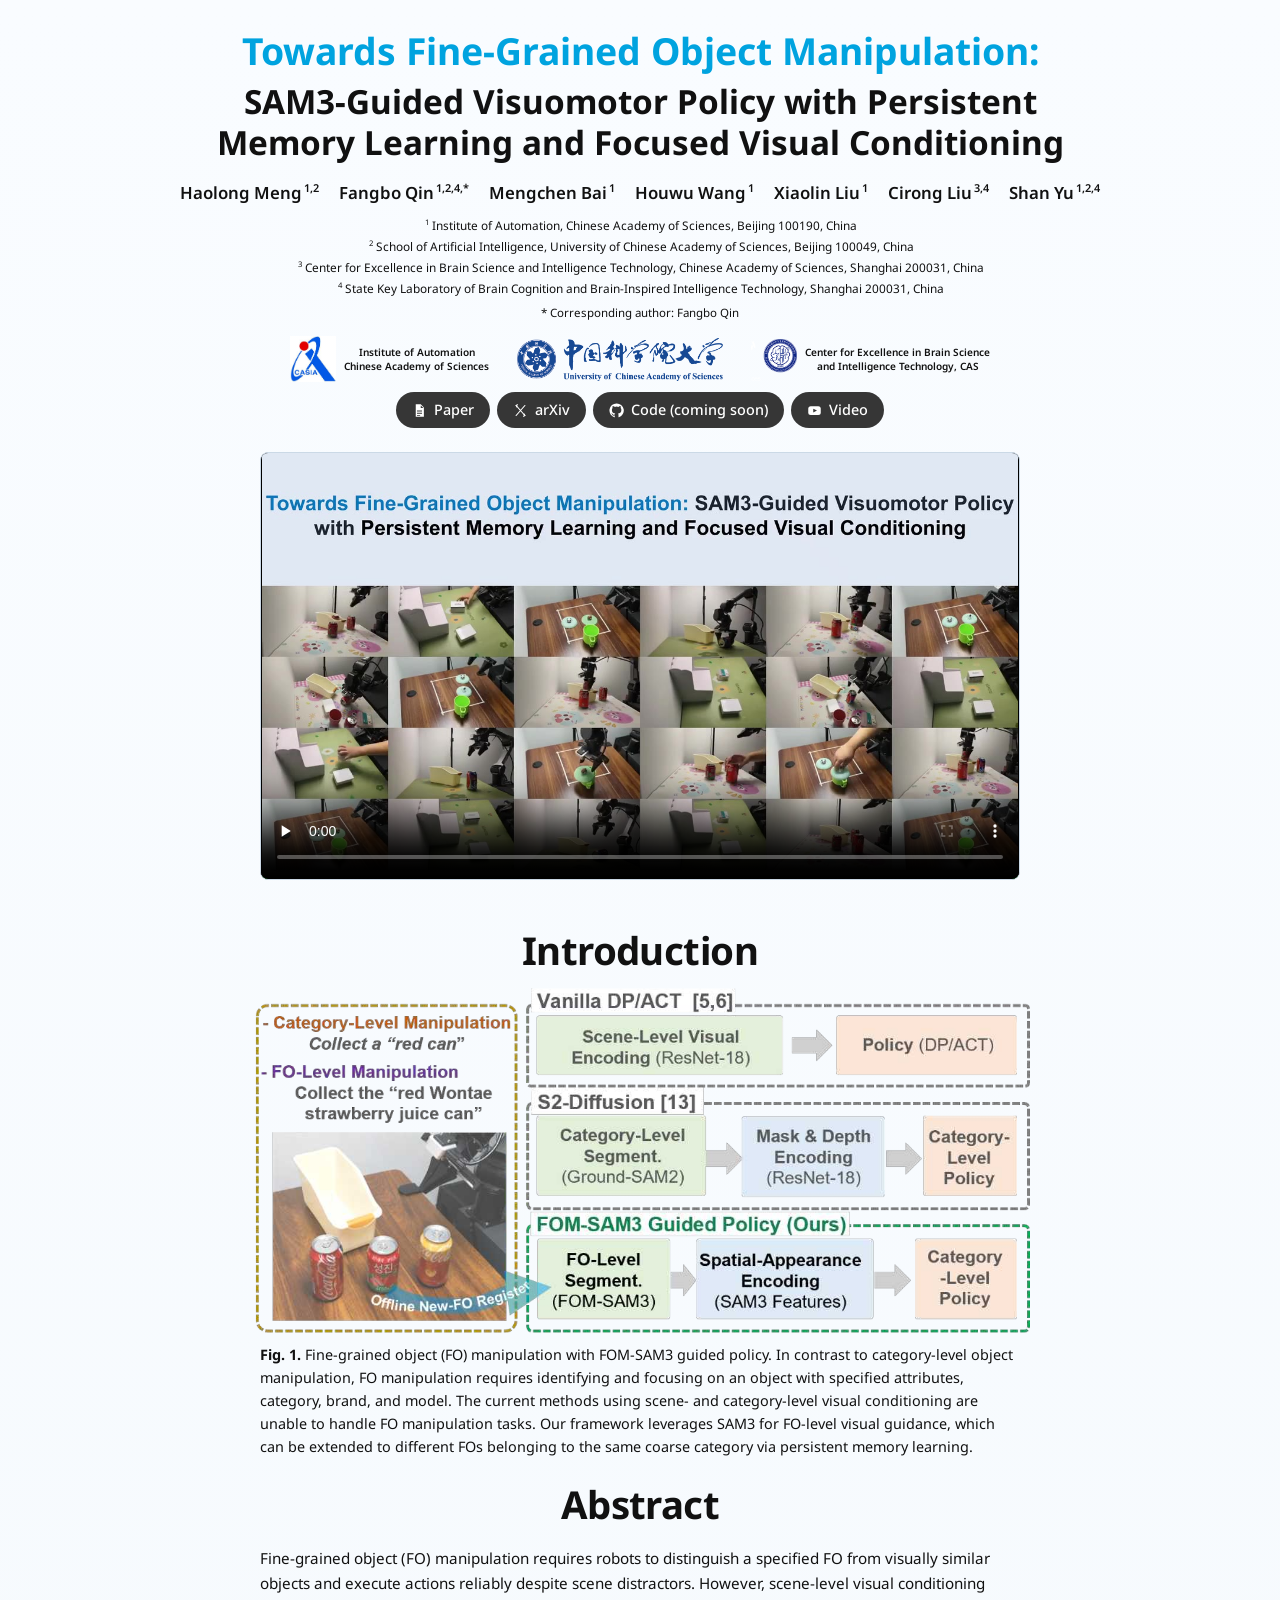
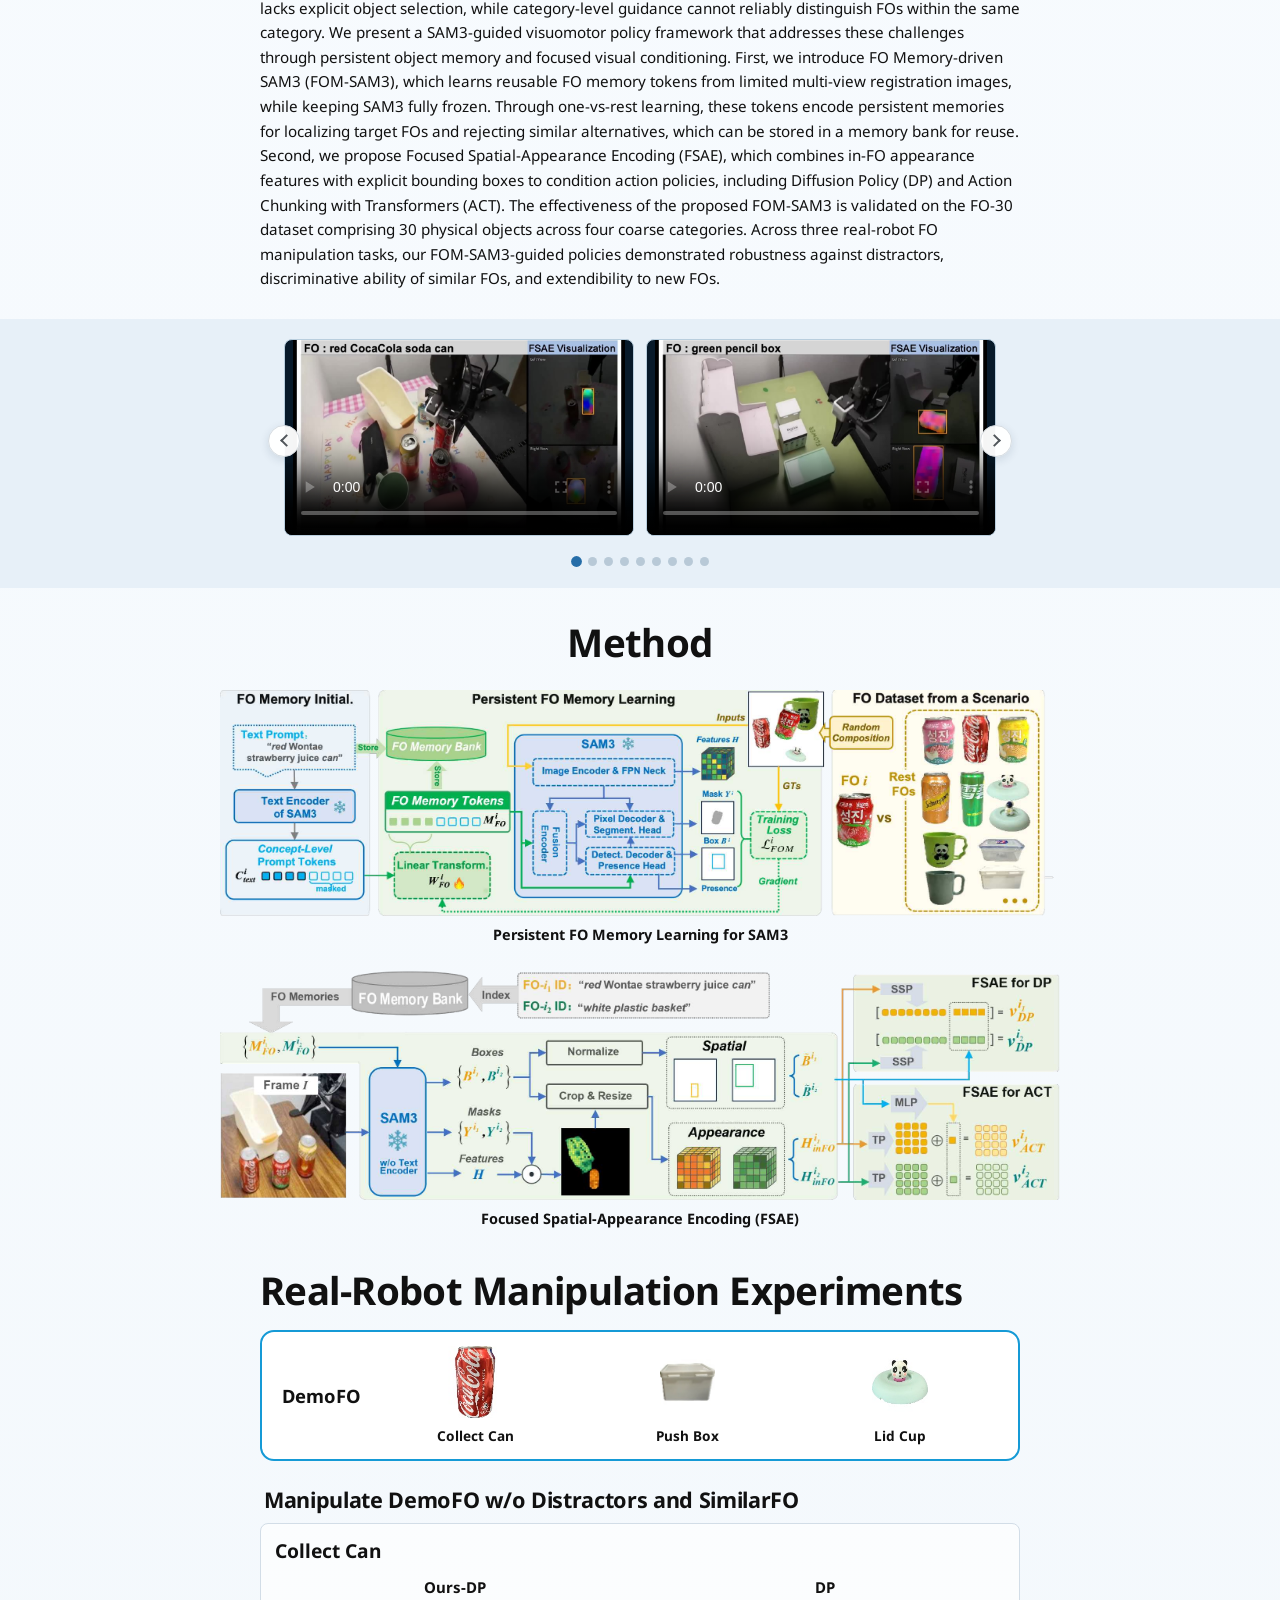
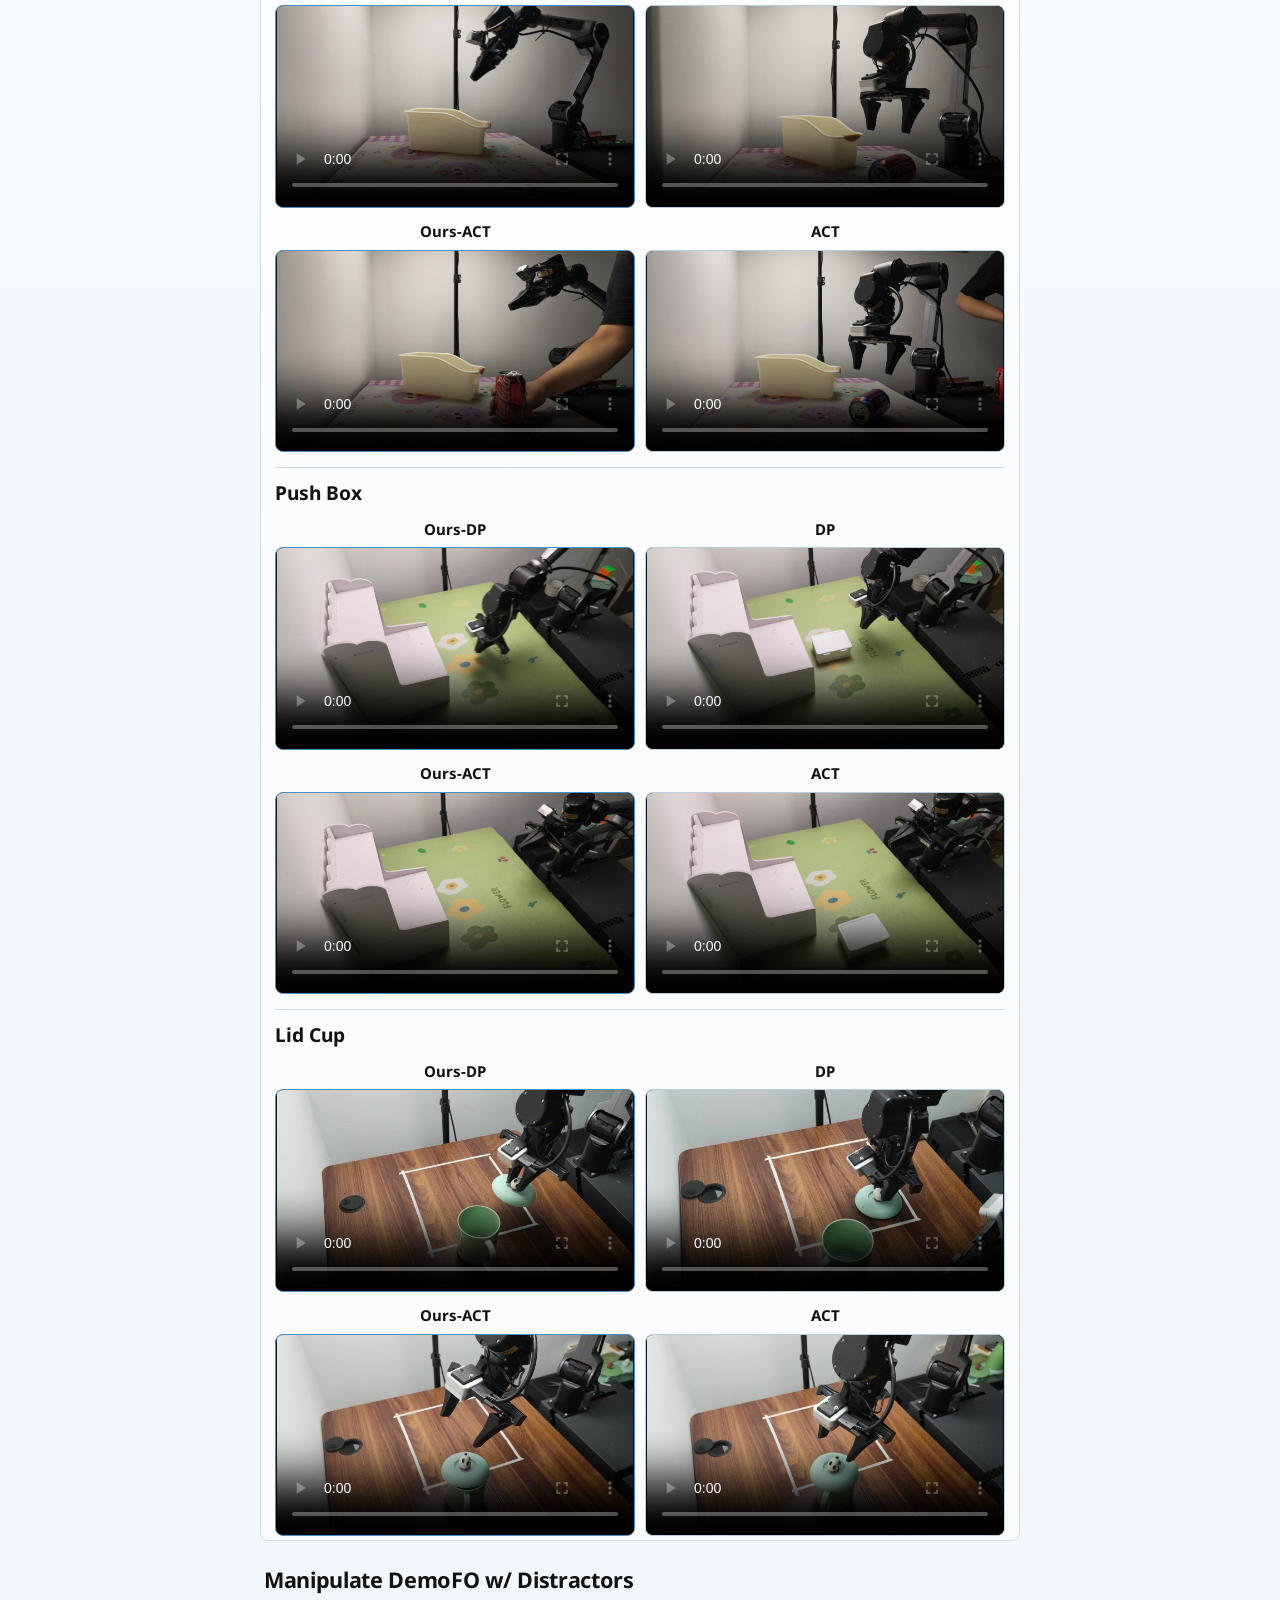
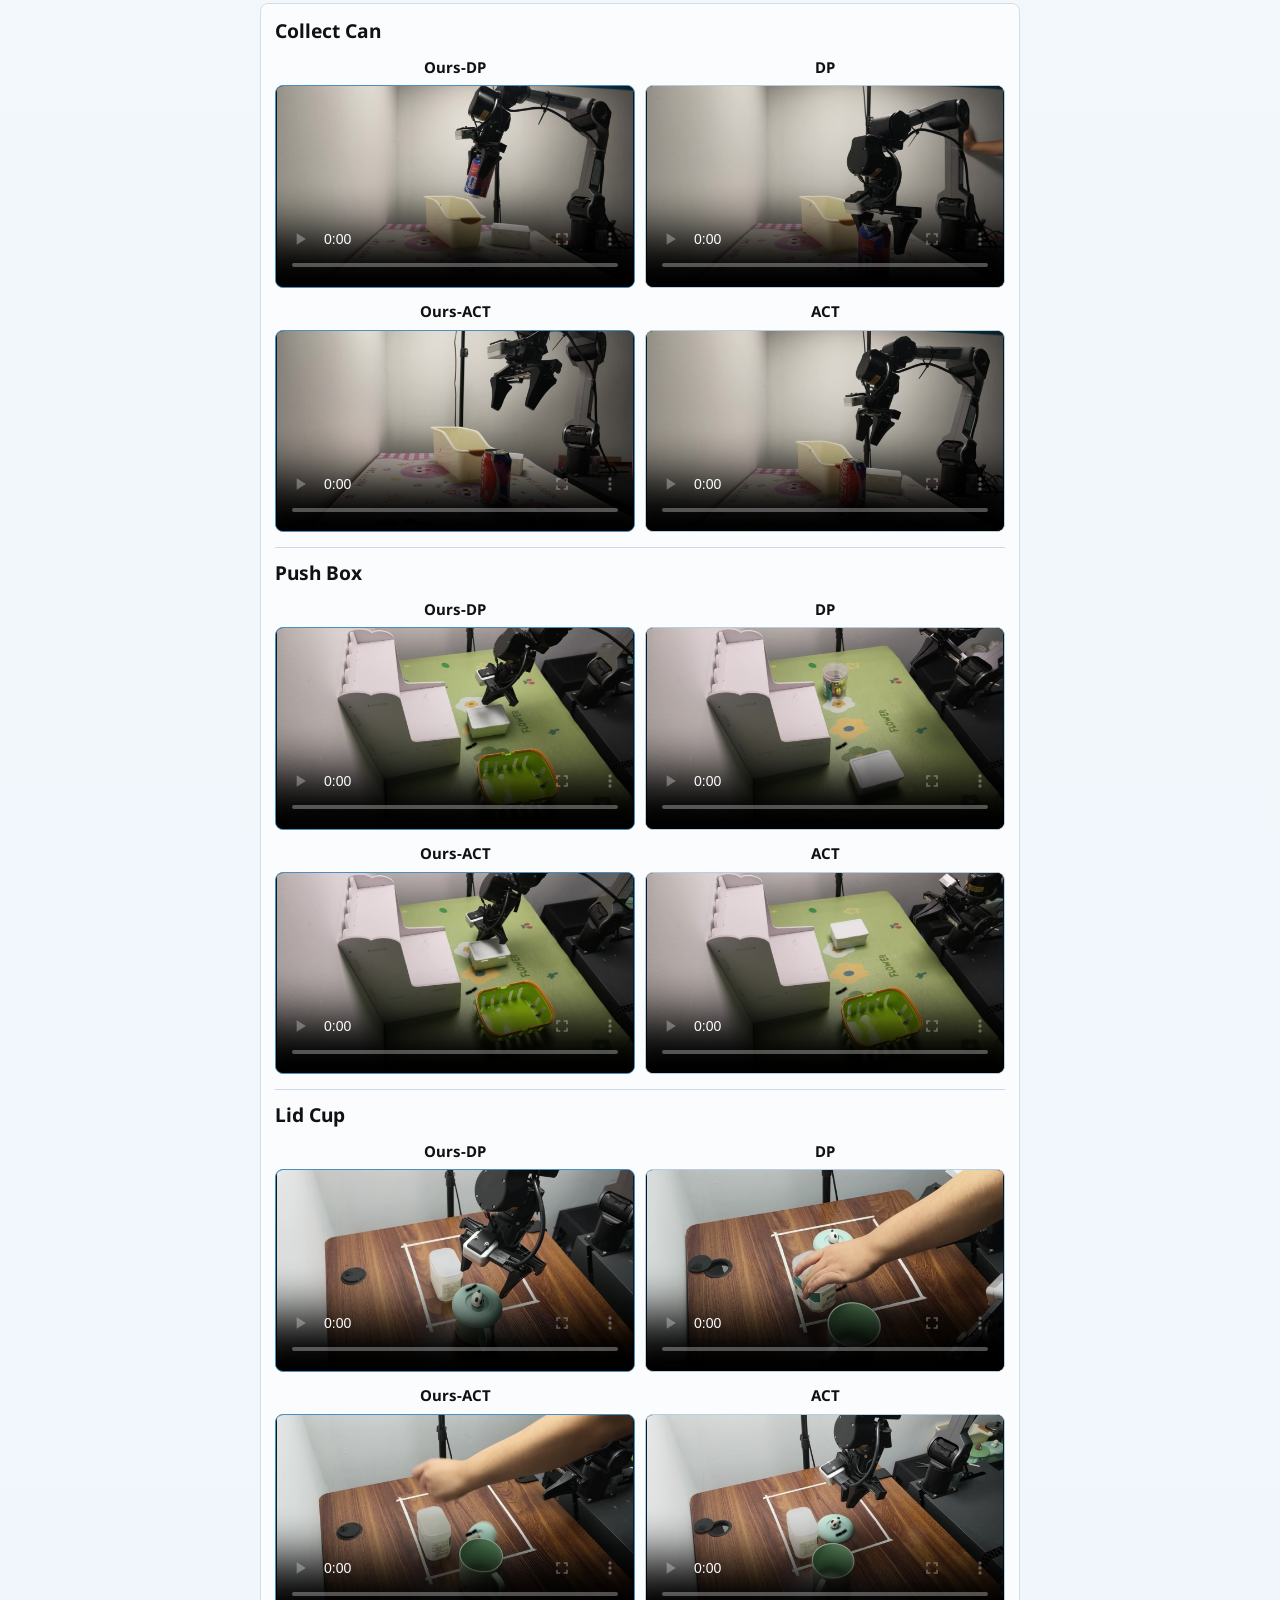
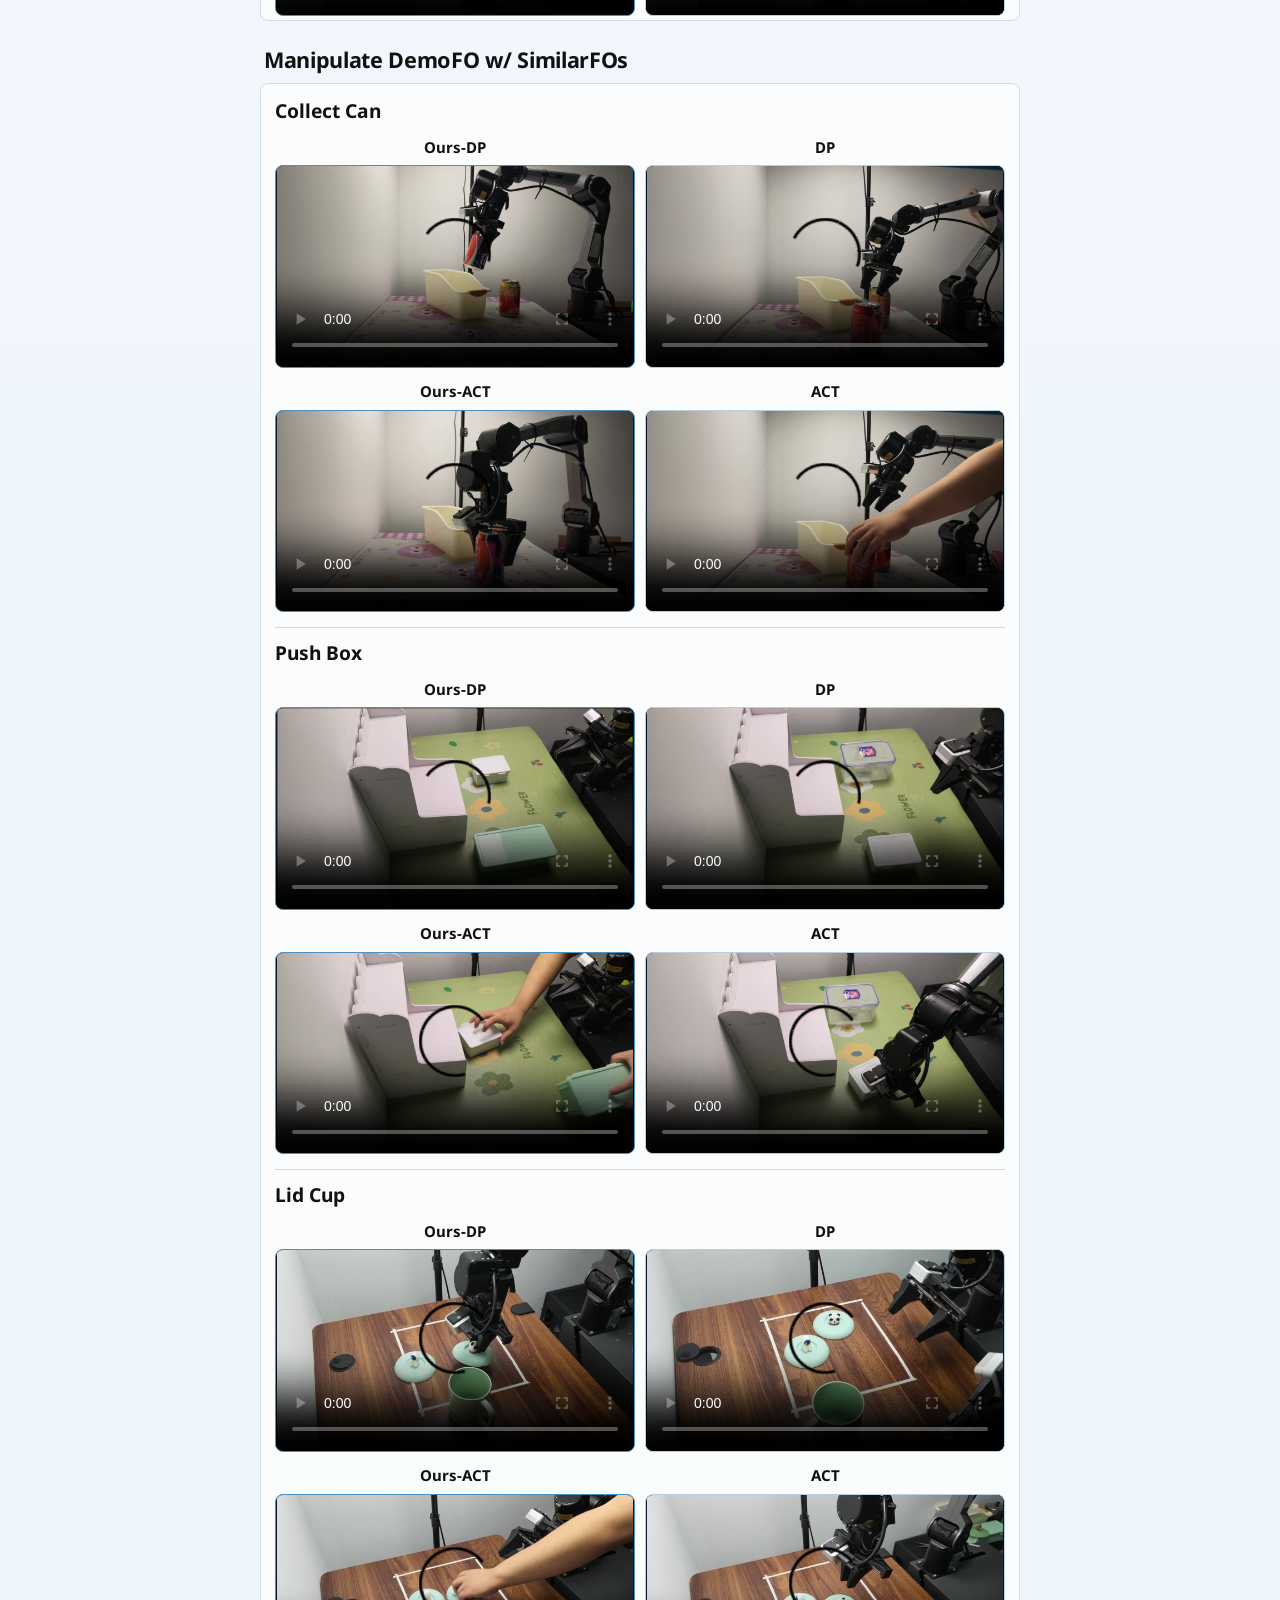
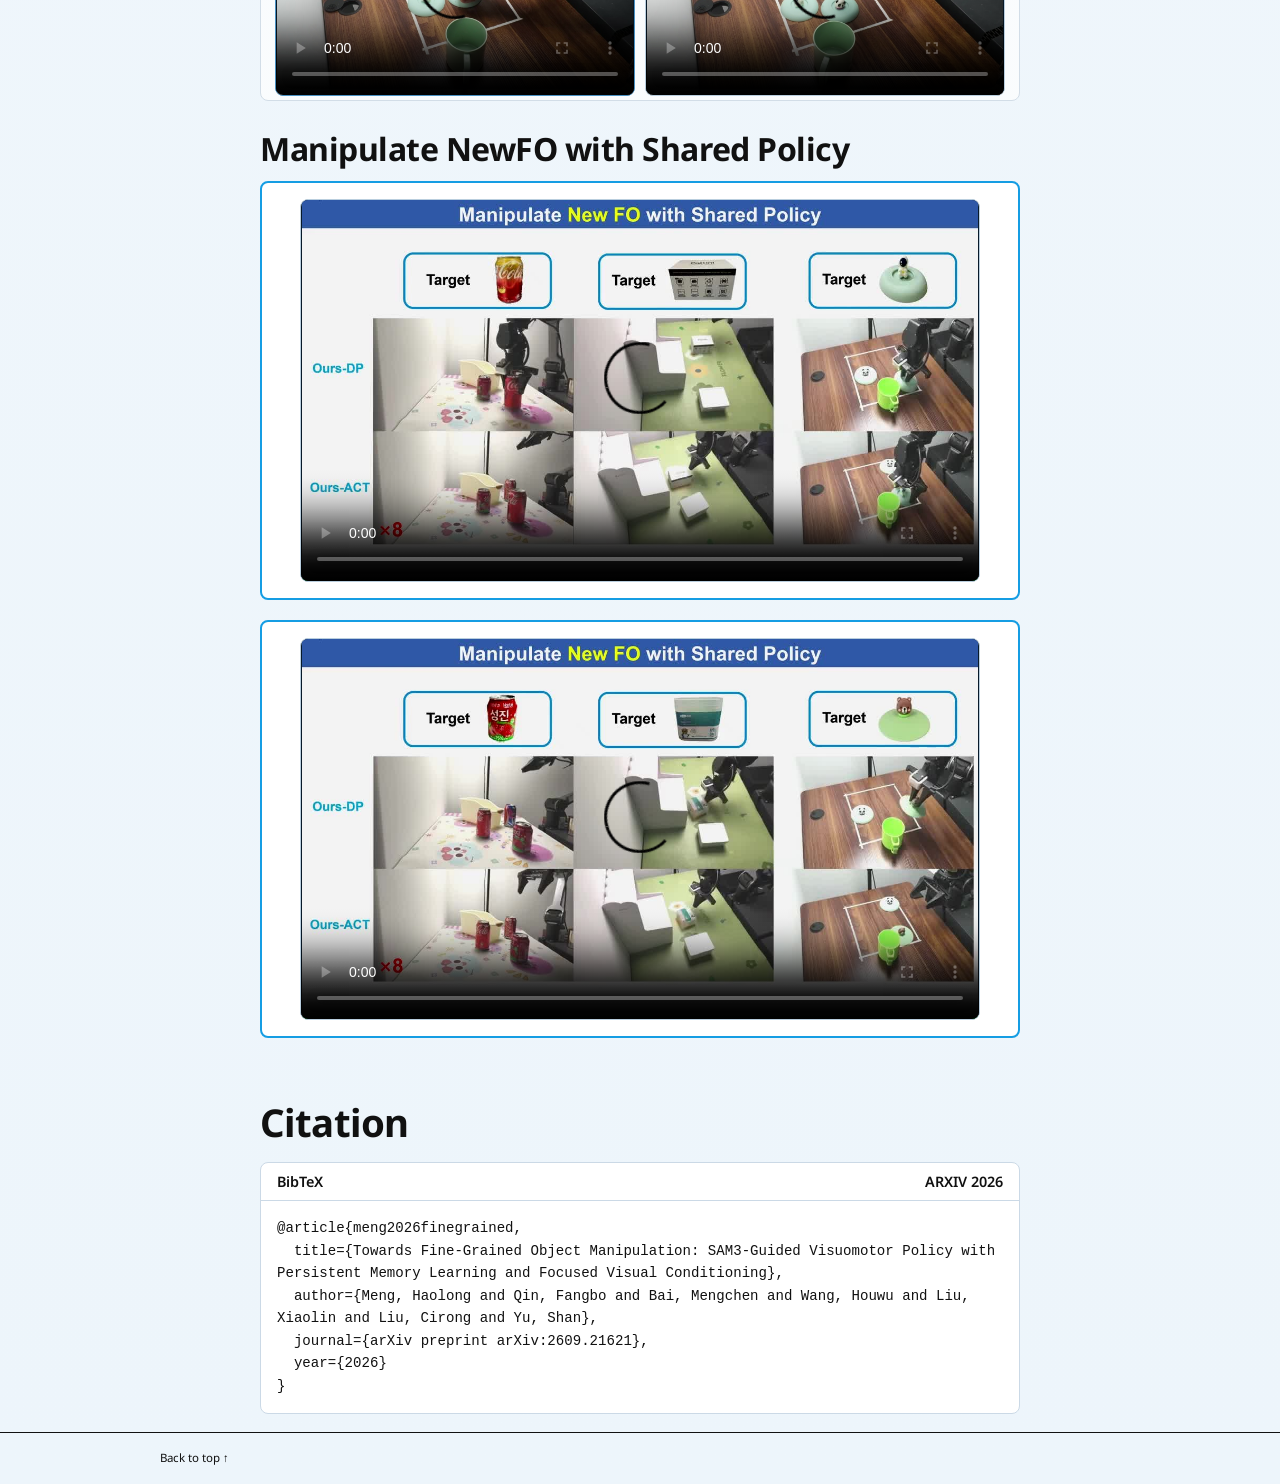
<file: docs/index.html>
<!doctype html>
<html lang="en">
  <head>
    <meta charset="utf-8" />
    <meta name="viewport" content="width=device-width, initial-scale=1" />
    <meta
      name="description"
      content="FOM-SAM3-Policy: persistent fine-grained object memory and focused spatial-appearance encoding for robotic imitation learning."
    />
    <meta name="theme-color" content="#f3f8fc" />
    <title>Towards Fine-Grained Object Manipulation: SAM3-Guided Visuomotor Policy with Persistent Memory Learning and Focused Visual Conditioning</title>
    <link rel="icon" href="data:," />
    <link rel="preload" href="assets/fonts/google-sans-bold.ttf" as="font" type="font/ttf" crossorigin />
    <link rel="preload" href="assets/fonts/google-sans-semibold.ttf" as="font" type="font/ttf" crossorigin />
    <link rel="preload" href="assets/fonts/noto-sans-latin.woff2" as="font" type="font/woff2" crossorigin />
    <link rel="stylesheet" href="styles.css?v=20261004-intro-caption" />
    <script src="project-data.js?v=20261004-intro-caption" defer></script>
    <script src="script.js?v=20261004-intro-caption" defer></script>
  </head>
  <body>
    <a class="skip-link" href="#main">Skip to content</a>

    <main id="main">
      <section class="hero" id="top">
        <div class="hero-copy">
          <h1 class="hero-title">
            <span class="hero-paper-title" ><span class="title-accent">Towards Fine-Grained Object Manipulation:</span> SAM3-Guided Visuomotor Policy with Persistent Memory Learning and Focused Visual Conditioning</span>
          </h1>
          <!-- Public author information: omit this block from the anonymous release. -->
          <div class="paper-identity">
            <p class="authors"><span>Haolong Meng<sup>1,2</sup></span><span>Fangbo Qin<sup>1,2,4,*</sup></span><span>Mengchen Bai<sup>1</sup></span><span>Houwu Wang<sup>1</sup></span><span>Xiaolin Liu<sup>1</sup></span><span>Cirong Liu<sup>3,4</sup></span><span>Shan Yu<sup>1,2,4</sup></span></p>
            <div class="affiliations">
              <p><sup>1</sup> Institute of Automation, Chinese Academy of Sciences, Beijing 100190, China</p>
              <p><sup>2</sup> School of Artificial Intelligence, University of Chinese Academy of Sciences, Beijing 100049, China</p>
              <p><sup>3</sup> Center for Excellence in Brain Science and Intelligence Technology, Chinese Academy of Sciences, Shanghai 200031, China</p>
              <p><sup>4</sup> State Key Laboratory of Brain Cognition and Brain-Inspired Intelligence Technology, Shanghai 200031, China</p>
            </div>
            <p class="corresponding-author">* Corresponding author: <a href="mailto:fangbo.qin@ia.ac.cn">Fangbo Qin</a></p>
            <div class="institution-logos" aria-label="Author institutions">
              <a href="https://english.ia.ac.cn/" aria-label="Institute of Automation, Chinese Academy of Sciences"><img class="institution-symbol" src="assets/images/casia_symbol.jpg" alt="CASIA" /><span>Institute of Automation<br />Chinese Academy of Sciences</span></a>
              <a href="https://english.ucas.ac.cn/" aria-label="University of Chinese Academy of Sciences"><img class="ucas-logo" src="assets/images/ucas_logo.png" alt="University of Chinese Academy of Sciences" /></a>
              <a href="https://www.cebsit.cas.cn/" aria-label="Center for Excellence in Brain Science and Intelligence Technology"><img class="institution-symbol cebsit-symbol" src="assets/images/cebsit_logo.png" alt="CEBSIT" /><span>Center for Excellence in Brain Science<br />and Intelligence Technology, CAS</span></a>
            </div>
          </div>
          <div class="resource-row" aria-label="Project resources">
            <a data-resource="paper">
              <svg class="resource-icon" viewBox="0 0 24 24" aria-hidden="true" focusable="false"><path fill="currentColor" d="M6 2h8l5 5v15H6V2Zm8 1.8V8h4.2L14 3.8ZM8 12v1.5h8V12H8Zm0 3.5V17h8v-1.5H8Zm0 3.5v1.5h5V19H8Z"/></svg>
              <span>Paper</span>
            </a>
            <a data-resource="arxiv">
              <svg class="resource-icon" viewBox="0 0 24 24" aria-hidden="true" focusable="false"><path d="m5 4 14 16M19 4 5 20" fill="none" stroke="currentColor" stroke-width="1.8" stroke-linecap="round"/><path d="M7.2 2.8 5 4l1.2 2.2M16.8 21.2 19 20l-1.2-2.2" fill="none" stroke="currentColor" stroke-width="1.8" stroke-linecap="round" stroke-linejoin="round"/></svg>
              <span>arXiv</span>
            </a>
            <a data-resource="code">
              <svg class="resource-icon" viewBox="0 0 24 24" aria-hidden="true" focusable="false"><path fill="currentColor" d="M12 .7a11.3 11.3 0 0 0-3.6 22c.6.1.8-.2.8-.5v-2.1c-3.3.7-4-1.4-4-1.4-.5-1.4-1.3-1.8-1.3-1.8-1.1-.7.1-.7.1-.7 1.2.1 1.8 1.2 1.8 1.2 1 1.8 2.8 1.3 3.4 1 .1-.8.4-1.3.8-1.6-2.6-.3-5.4-1.3-5.4-5.6 0-1.3.4-2.3 1.2-3.1-.1-.3-.5-1.5.1-3.1 0 0 1-.3 3.3 1.2a11.5 11.5 0 0 1 6 0C17.5 4.7 18.5 5 18.5 5c.6 1.6.2 2.8.1 3.1.8.8 1.2 1.8 1.2 3.1 0 4.3-2.8 5.3-5.4 5.6.4.4.8 1.1.8 2.2v3.2c0 .3.2.7.8.5A11.3 11.3 0 0 0 12 .7Z"/></svg>
              <span>Code (coming soon)</span>
            </a>
            <a data-resource="video">
              <svg class="resource-icon" viewBox="0 0 24 24" aria-hidden="true" focusable="false"><rect x="2" y="5" width="20" height="14" rx="4" fill="currentColor"/><path d="m10 9 6 3-6 3Z" fill="#363636"/></svg>
              <span>Video</span>
            </a>
          </div>
        </div>

        <figure class="main-video" id="main-video">
          <video class="hero-featured-player" controls playsinline preload="none" poster="assets/videos/main_overview.jpg?v=20261003" aria-label="FOM-SAM3 policy overview">
            <source src="assets/videos/main_overview.mp4?v=20261003" type="video/mp4" />
          </video>
        </figure>

        <section class="hero-abstract" aria-labelledby="abstract-title">
          <div class="shell content-shell">
            <h2 id="intro-title">Introduction</h2>
            <figure class="paper-figure abstract-figure">
              <img src="assets/images/introduction.png?v=20261003-final-figures" width="1079" height="486" alt="Comparison of scene-level visual conditioning, category-level conditioning, and fine-grained object-focused conditioning with FOM-SAM3 and FSAE." />
              <figcaption><strong>Fig. 1.</strong> Fine-grained object (FO) manipulation with FOM-SAM3 guided policy. In contrast to category-level object manipulation, FO manipulation requires identifying and focusing on an object with specified attributes, category, brand, and model. The current methods using scene- and category-level visual conditioning are unable to handle FO manipulation tasks. Our framework leverages SAM3 for FO-level visual guidance, which can be extended to different FOs belonging to the same coarse category via persistent memory learning.</figcaption>
            </figure>
            <h2 id="abstract-title">Abstract</h2>
            <div class="abstract-copy" data-abstract></div>
          </div>
        </section>
        <section class="hero-video-showcase" id="demonstrations-title" role="region" aria-label="Robot demonstrations">
          <div data-hero-videos></div>
        </section>

      </section>

      <section id="method">
        <div class="shell content-shell section-pad">
          <div class="section-head">
            <div>
              <h2>Method</h2>
            </div>
          </div>

          <figure class="paper-figure method-figure">
            <img src="assets/images/fo-memory-learning.png?v=20261003-final-figures" width="2148" height="579" alt="Persistent FO Memory Learning: concept-level prompt tokens are transformed into persistent FO memories using a one-vs-rest training loss with SAM3 frozen." />
            <figcaption><strong>Persistent FO Memory Learning for SAM3</strong></figcaption>
          </figure>

          <figure class="paper-figure method-figure">
            <img src="assets/images/focused-spatial-appearance-encoding.png?v=20261003-final-figures" width="2144" height="587" alt="Focused Spatial-Appearance Encoding: retrieved FO memories prompt frozen SAM3 to extract boxes, masks, and FPN features, which form spatial and appearance conditions for DP and ACT." />
            <figcaption><strong>Focused Spatial-Appearance Encoding (FSAE)</strong></figcaption>
          </figure>

        </div>
      </section>

      <section class="results-section shell content-shell section-pad" id="results">
        <div class="section-head"><div><h2 id="main-experiment-title">Real-Robot Manipulation Experiments</h2></div></div>

        <div class="demo-targets" aria-label="DemoFO targets">
          <strong class="demo-target-label">DemoFO</strong>
          <figure><div class="demo-target-image"><img src="assets/images/collect_can_target.png" alt="Red CocaCola soda can" /></div><figcaption>Collect Can</figcaption></figure>
          <figure><div class="demo-target-image"><img src="assets/images/push_box_target.png" alt="DemoFO box for Push Box" /></div><figcaption>Push Box</figcaption></figure>
          <figure><div class="demo-target-image"><img src="assets/images/lid_cup_target.png" alt="Cup lid with panda handle" /></div><figcaption>Lid Cup</figcaption></figure>
        </div>

        <section class="main-experiment" aria-labelledby="main-experiment-title">
          <div class="main-experiment-video-grid" data-main-experiment-videos aria-label="Real-robot rollout video comparisons"></div>
        </section>

        <section class="supporting-experiment generalization-experiment" aria-labelledby="generalization-title">
          <div class="supporting-head">
            <h3 id="generalization-title">Manipulate NewFO with Shared Policy</h3>
          </div>
          <figure class="generalization-overview" data-generalization-overview aria-label="Manipulate NewFO with Shared Policy"></figure>

        </section>
      </section>

      <section class="citation-section shell content-shell section-pad" id="citation" aria-labelledby="citation-title">
        <div class="section-head"><div><h2 id="citation-title">Citation</h2></div></div>
        <div class="citation-block">
          <div><span>BibTeX</span><span class="citation-status">arXiv 2026</span></div>
          <pre><code>@article{meng2026finegrained,
  title={Towards Fine-Grained Object Manipulation: SAM3-Guided Visuomotor Policy with Persistent Memory Learning and Focused Visual Conditioning},
  author={Meng, Haolong and Qin, Fangbo and Bai, Mengchen and Wang, Houwu and Liu, Xiaolin and Liu, Cirong and Yu, Shan},
  journal={arXiv preprint arXiv:2609.21621},
  year={2026}
}</code></pre>
        </div>
      </section>

    </main>

    <footer class="site-footer">
      <div class="shell content-shell footer-grid">
        <a href="#top">Back to top ↑</a>
      </div>
    </footer>
  </body>
</html>
</file>
<file: docs/styles.css>
@font-face {
  font-family: "Noto Sans";
  font-style: normal;
  font-weight: 400 800;
  font-display: swap;
  src: url("assets/fonts/noto-sans-latin.woff2") format("woff2");
}
@font-face {
  font-family: "Noto Sans";
  font-style: italic;
  font-weight: 400 800;
  font-display: swap;
  src: url("assets/fonts/noto-sans-latin-italic.woff2") format("woff2");
}
:root {
  --font-body: "Noto Sans", sans-serif;
  --font-display: "Noto Sans", sans-serif;
  --hero-gutter: 40px;
  --paper: #f3f8fc;
  --ink: #111111;
  --muted: #111111;
  --line: #cbd9e6;
  --green: #256da8;
  --green-dark: #111111;
  --mint: #cfe8f7;
  --orange: #42a5d5;
  --yellow: #8ec5e8;
  --paper-green: #16874b;
  --white: #ffffff;
  --max: 1040px;
  --content: 960px;
  --section-title-size: clamp(1.9rem,3vw,2.5rem);
  --experiment-title-size: clamp(1.65rem,2.5vw,2rem);
}

* { box-sizing: border-box; }
html { scroll-behavior: smooth; scroll-padding-top: 24px; }
body { margin: 0; background: linear-gradient(180deg,#f9fcff 0%,var(--paper) 42%,#edf5fb 100%); color: var(--ink); font: 400 16px/1.6 var(--font-body); }
::selection { background: var(--mint); color: var(--green-dark); }
a { color: inherit; text-decoration: none; }
.shell { width: min(var(--max), calc(100% - 56px)); margin: 0 auto; }
.content-shell { max-width: var(--content); }
.skip-link { position: fixed; top: 8px; left: 8px; z-index: 200; padding: 9px 12px; background: var(--ink); color: white; transform: translateY(-150%); }
.skip-link:focus { transform: translateY(0); }
.hero { display: flex; padding: 0 0 12px; align-items: center; flex-direction: column; gap: 12px; text-align: center; }
.hero-copy { display: flex; width: min(1000px,calc(100% - var(--hero-gutter))); padding: 28px 0 0; align-items: center; justify-content: flex-start; flex-direction: column; }
.eyebrow { margin: 0 0 22px; color: var(--green); font-size: .72rem; font-weight: 700; letter-spacing: .14em; text-transform: uppercase; }
h1,h2 { font-family: var(--font-body); }
h2 { font-weight: 700; }
.hero-title { font-family: var(--font-body); }
button,input,select,textarea { font-family: var(--font-body); }
h1 { max-width: 900px; margin: 0 auto 26px; color: #111; font-weight: 700; letter-spacing: normal; line-height: 1.14; text-wrap: balance; }
.hero-title { margin-bottom: 0; line-height: 1.22; }
.title-accent { display: block; margin-bottom: 8px; color: #00a3df; font-size: 1.12em; }
.main-video { width: min(760px,calc(100% - var(--hero-gutter))); margin: 12px auto; }
.hero-paper-title { display: block; color: #111111; text-align: center; font-size: clamp(1.55rem,2.6vw,2.25rem); text-shadow: none; }
.hero-title ::selection { background: transparent; color: inherit; }
.hero-title ::-moz-selection { background: transparent; color: inherit; }
.resource-row { display: flex; gap: 7px; margin-top: 14px; justify-content: center; flex-wrap: wrap; }
.resource-row a { display: inline-flex; min-height: 36px; padding: 6px 16px; border: 0; border-radius: 999px; background: #363636; color: #fff; align-items: center; justify-content: center; gap: 7px; white-space: nowrap; transition: background-color .16s ease; }
.resource-row span { font-size: .9rem; font-weight: 500; line-height: 1.5; }
.resource-row .resource-icon { display: block; width: 15px; height: 15px; flex: 0 0 15px; }
.resource-row a:hover { background: #252525; }
.resource-row a[aria-disabled="true"] { opacity: .58; cursor: not-allowed; }
.resource-row a[aria-disabled="true"]:hover { background: #363636; }
.paper-figure { margin: 0; padding: 0; border: 0; background: transparent; }
.paper-figure img { display: block; width: 100%; height: auto; padding: 8px; border: 1px solid #b8cad9; border-radius: 6px; background: var(--white); box-shadow: 0 12px 28px rgba(16,42,67,.11),0 2px 8px rgba(16,42,67,.07); }
.paper-figure figcaption { display: block; margin: 14px 3px 0; padding: 0; border: 0; background: transparent; color: #111111; font-size: .9rem; line-height: 1.52; }
.paper-figure figcaption strong { color: var(--ink); font-weight: 700; }
.paper-figure figcaption span { color: inherit; font-weight: 400; letter-spacing: normal; text-transform: none; }
.paper-figure figcaption i { color: var(--green); font-family: inherit; }
.hero-figure { width: 100%; text-align: center; }
.hero-presentation { width: 100%; background: #e7f0f8; color: var(--green-dark); text-align: center; }
.hero-presentation .section-pad { padding-top: 24px; }
.hero-presentation h2 { margin: 0 0 24px; font-size: var(--section-title-size); font-weight: 700; letter-spacing: -.015em; line-height: 1.25; text-align: left; }
.hero-video-showcase { width: 100%; padding: 20px 0 16px; background: #e7f0f8; }
.video-speed-note { margin: 0 auto 16px; padding: 0 20px; color: #111; font-size: .9rem; text-align: center; }
.hero-featured-player { display: block; width: 100%; height: auto; aspect-ratio: 16/9; margin: 0 auto; border: 1px solid var(--line); border-radius: 8px; background: #000; box-shadow: none; }
video::-webkit-media-controls-mute-button { display: none !important; }
video::-webkit-media-controls-volume-slider { display: none !important; }
video::-webkit-media-controls-volume-control-container { display: none !important; }
.hero-demo-gallery { position: relative; width: min(760px,calc(100% - var(--hero-gutter))); margin: 0 auto; }
.hero-demo-viewport { position: relative; padding: 0 24px; }
.hero-demo-track { position: relative; display: grid; overflow-x: auto; padding: 0 0 6px; grid-auto-columns: calc((100% - 12px)/2); grid-auto-flow: column; gap: 12px; scroll-behavior: auto; scroll-snap-type: x mandatory; scrollbar-width: none; }
.hero-demo-track.is-animating { scroll-snap-type: none; }
.hero-demo-track::-webkit-scrollbar { display: none; }
.hero-demo-card { min-width: 0; margin: 0; scroll-snap-align: start; }
.hero-demo-player { display: block; width: 100%; aspect-ratio: 16/9; border: 1px solid #b9cede; border-radius: 8px; background: #081a2a; box-shadow: none; object-fit: contain; }
.hero-demo-arrow { position: absolute; z-index: 2; top: 50%; display: grid; width: 32px; height: 32px; padding: 0; border: 1px solid #d6dce1; border-radius: 50%; background: rgba(255,255,255,.96); color: #50565b; place-items: center; box-shadow: 0 3px 10px rgba(16,42,67,.12); cursor: pointer; transform: translateY(-50%); }
.hero-demo-arrow::before { width: 7px; height: 7px; border-top: 2px solid currentColor; border-right: 2px solid currentColor; content: ""; }
.hero-demo-arrow.previous::before { transform: translateX(2px) rotate(-135deg); }
.hero-demo-arrow.next::before { transform: translateX(-2px) rotate(45deg); }
.hero-demo-arrow:hover,.hero-demo-arrow:focus-visible { border-color: var(--green); background: var(--green); color: #fff; }
.hero-demo-arrow.previous { left: 8px; }
.hero-demo-arrow.next { right: 8px; }
.hero-demo-dots { display: flex; min-height: 20px; margin-top: 10px; align-items: center; justify-content: center; gap: 7px; }
.hero-demo-dots button { width: 9px; height: 9px; padding: 0; border: 0; border-radius: 50%; background: #b8c9d7; cursor: pointer; }
.hero-demo-dots button[aria-current="true"] { background: var(--green); transform: scale(1.2); }
.hero-abstract { width: 100%; text-align: center; }
.hero-abstract h2 { max-width: 760px; margin: 22px auto 8px; font-size: var(--section-title-size); font-weight: 700; letter-spacing: -.015em; line-height: 1.25; text-align: center; }
.abstract-figure { width: min(780px,100%); margin: 0 auto; }
.abstract-figure img { max-height: none; object-fit: contain; padding: 0; border: 0; border-radius: 0; background: transparent; box-shadow: none; }
.hero-abstract .abstract-copy { display: block; padding-top: 10px; padding-bottom: 16px; }
.section-head { display: block; max-width: 760px; margin: 0 auto 16px; text-align: left; }
.section-head h2 { max-width: 820px; margin: 0 auto; font-size: var(--section-title-size); font-weight: 700; letter-spacing: -.015em; line-height: 1.25; }
.section-head .section-summary { max-width: 720px; margin: 14px auto 0; color: var(--muted); font-weight: 400; letter-spacing: 0; text-transform: none; }
.abstract-copy { display: block; width: min(760px,100%); margin: 0 auto; padding: 28px 0 18px; }
.abstract-copy p { margin: 0; text-align: left; color: #111111; font-family: var(--font-body); font-size: .95rem; line-height: 1.62; }
.abstract-copy strong { color: inherit; font-weight: 400; }
.section-pad { padding-top: 18px; padding-bottom: 18px; }
.dark-section { background: var(--green-dark); color: var(--white); }
.section-head.light .section-summary { color: var(--mint); }
#method .section-head { margin-bottom: 24px; text-align: center; }
.method-figure { width: min(840px,100%); margin-right: auto; margin-left: auto; color: var(--ink); }
.method-figure + .method-figure { margin-top: 24px; }
.method-figure img { padding: 0; border: 0; border-radius: 0; background: transparent; filter: none; box-shadow: none; }
.method-figure figcaption { margin: 8px 0 0; color: #111111; text-align: center; }
.method-figure figcaption strong { color: var(--ink); }
.method-figure figcaption i { color: var(--green); }
.main-experiment { margin-bottom: 0; padding: 0; border: 0; border-radius: 0; background: transparent; box-shadow: none; }
.main-experiment-head { display: block; padding-bottom: 12px; border-bottom: 1px solid rgba(16,42,67,.22); text-align: center; }
.main-experiment-head > div { max-width: none; }
.main-experiment-head h3 { margin: 0; color: #111; font: 700 var(--experiment-title-size)/1.25 var(--font-body); letter-spacing: -.015em; }
.main-experiment-video-grid { max-width: 760px; margin: 12px auto 0; }
.experiment-condition-block { margin-top: 24px; }
.experiment-condition-block:first-child { margin-top: 0; }
.experiment-condition-head { margin: 0 4px 9px; text-align: left; }
.experiment-condition-head h4 { margin: 0; color: var(--ink); font: 700 clamp(1.1rem,2vw,1.35rem)/1.35 var(--font-body); letter-spacing: -.015em; }
.experiment-condition-head p { max-width: 800px; margin: 4px 0 0; color: #111111; font-size: .86rem; line-height: 1.48; }
.experiment-condition-content { padding: 2px 14px 0; border: 1px solid #d2dde7; border-radius: 8px; background: rgba(255,255,255,.68); }
.experiment-task-group { padding: 11px 0; }
.experiment-task-group + .experiment-task-group { border-top: 1px solid var(--line); }
.experiment-task-group:last-child { padding-bottom: 0; }
.experiment-task-head { display: flex; margin-bottom: 9px; align-items: baseline; justify-content: flex-start; flex-wrap: wrap; gap: 4px 16px; }
.experiment-task-head h5 { flex-shrink: 0; margin: 0; color: var(--ink); font: 700 1.2rem var(--font-body); }
.experiment-task-prompt { min-height: 1.2em; margin: 0; color: var(--muted); font-size: .95rem; line-height: 1.4; }
.experiment-task-scroll { overflow-x: auto; padding-bottom: 4px; }
.experiment-method-grid { display: grid; min-width: 0; grid-template-columns: repeat(2,minmax(0,1fr)); gap: 10px; }
.experiment-video-card { background: transparent; }
.experiment-video-player { display: block; width: 100%; aspect-ratio: 16/9; border: 1px solid #b9cede; border-radius: 8px; background: #081a2a; box-shadow: none; object-fit: contain; }
.experiment-video-card.ours .experiment-video-player { border-color: #4a91c2; box-shadow: none; }
.experiment-video-head { display: flex; min-height: 32px; padding: 0 2px 5px; align-items: center; justify-content: center; }
.experiment-video-head strong { color: var(--ink); font-size: .94rem; text-align: center; }
.main-experiment .robot-section { margin-top: 20px; }
.robot-results-figure { width: 100%; }
.robot-results-figure .chart-scroll { overflow-x: auto; padding-bottom: 4px; }
.robot-results-figure img { padding: 8px; }
.robot-results-figure figcaption { margin-right: 4px; margin-left: 4px; }
.table-section { margin-top: 24px; }
.subsection-head { display: flex; margin-bottom: 16px; align-items: end; justify-content: space-between; }
.subsection-head h3 { margin: 4px 0 0; font: 600 clamp(2rem,3.5vw,3.5rem)/1.08 var(--font-body); letter-spacing: -.035em; }
.table-section .subsection-head { position: relative; display: grid; grid-template-columns: 1fr; text-align: center; }
.table-section .subsection-head h3 { font-size: clamp(1.2rem,1.8vw,1.55rem); font-weight: 700; letter-spacing: .01em; }
.table-section .subsection-head > span { position: absolute; right: 0; bottom: 2px; }
.subsection-head > span { color: var(--muted); font-size: .68rem; }
.chart-note { max-width: 920px; margin: 14px 2px 0; color: var(--muted); }
.chart-note strong { color: var(--ink); }
.supporting-experiment { margin-top: 28px; padding-top: 0; }
.supporting-head { max-width: 760px; margin: 0 auto 16px; padding-bottom: 10px; border-bottom: 1px solid var(--ink); }
.supporting-head h3 { text-align: left; }
.supporting-head h3 { margin: 0; color: var(--green-dark); font: 700 var(--experiment-title-size)/1.25 var(--font-body); letter-spacing: -.015em; }
.supporting-head > p:last-child { margin: 0; color: var(--muted); font-size: .95rem; line-height: 1.65; }
.generalization-experiment > .supporting-head { margin-bottom: 12px; padding-bottom: 0; border-bottom: 0; }
.generalization-experiment > .supporting-head h3 { color: #111; font-size: var(--experiment-title-size); font-weight: 700; text-align: left; }
.generalization-overview { max-width: 760px; margin: 0 auto 24px; }
.generalization-overview-player { display: block; width: 100%; height: auto; aspect-ratio: 16/9; object-fit: contain; border: 1px solid #b9cede; border-radius: 8px; background: #081a2a; }
.analysis-figure { min-width: 0; margin: 0; }
.analysis-figure figcaption { margin: 12px 0 0; font-size: .88rem; }
.citation-block { max-width: 760px; margin: 0 auto; overflow: hidden; border: 1px solid var(--line); border-radius: 8px; background: var(--white); }
.citation-block > div { display: flex; min-height: 38px; padding: 0 16px; border-bottom: 1px solid var(--line); align-items: center; justify-content: space-between; font: 600 .9rem var(--font-body); }
.citation-status { color: var(--muted); text-transform: uppercase; }
.citation-block button { border: 0; background: transparent; color: var(--green); font-size: .7rem; font-weight: 700; cursor: pointer; }
.citation-block pre { margin: 0; padding: 16px; color: var(--ink); white-space: pre-wrap; overflow-wrap: anywhere; font: .88rem/1.6 Consolas,monospace; }
.citation-note { margin: 14px 0 0; color: var(--muted); font-size: .82rem; }
.site-footer { padding: 16px 0; border-top: 1px solid var(--ink); color: var(--muted); font-size: .72rem; }
.footer-grid { display: grid; grid-template-columns: 1fr auto; gap: 40px; align-items: end; }
.footer-grid span { color: var(--ink); font-size: .68rem; font-weight: 700; text-transform: uppercase; }
.footer-grid p { margin: 6px 0 0; }
.footer-grid > a { color: var(--ink); }
.section-head .section-summary,
.supporting-head > p:last-child,
.chart-note,
.citation-note { font-family: var(--font-body); font-size: .92rem; line-height: 1.55; }
:focus-visible { outline: 2px solid var(--orange); outline-offset: 4px; }
@media (max-width: 980px) { .hero-demo-track { grid-auto-columns: calc((100% - 12px)/2); } .footer-grid { grid-template-columns: 1fr 1fr; } .footer-grid > a { grid-column: 1/-1; } }
@media (max-width: 680px) { .experiment-method-grid { grid-template-columns: 1fr; } .shell { width: min(var(--max),calc(100% - 32px)); } .hero { --hero-gutter: 32px; padding: 0 0 12px; gap: 16px; } .hero-copy { padding-top: 46px; } .hero-paper-title { font-size: clamp(1.35rem,6vw,1.72rem); } .hero-demo-viewport { padding: 0 18px; } .hero-demo-track { grid-auto-columns: 88%; } .hero-demo-arrow { width: 28px; height: 28px; top: 50%; } .hero-demo-arrow::before { width: 6px; height: 6px; border-width: 2px; } .hero-demo-arrow.previous { left: 4px; } .hero-demo-arrow.next { right: 4px; } .robot-results-figure img { min-width: 700px; } .experiment-condition-content { padding-right: 14px; padding-left: 14px; } .experiment-condition-tabs { grid-template-columns: 1fr; } .experiment-condition-tabs button { border-right: 0; border-bottom: 1px solid var(--line); } .experiment-condition-tabs button:last-child { border-bottom: 0; } .experiment-task-group { padding: 12px 0; } .paper-figure figcaption { flex-direction: column; gap: 4px; } .subsection-head { align-items: flex-start; flex-direction: column; gap: 10px; } .footer-grid { grid-template-columns: 1fr; } .footer-grid > a { grid-column: auto; } }
@media (max-width: 440px) { .citation-block pre { padding: 20px 16px; } }
@media (prefers-reduced-motion: reduce) { html { scroll-behavior: auto; } }

.paper-identity { width: 100%; margin-top: 16px; }
.authors { display: flex; justify-content: center; flex-wrap: wrap; gap: 6px 20px; margin: 0 0 10px; color: #111111; font-size: 1.05rem; font-weight: 600; }
.authors span { white-space: nowrap; }
.authors sup, .affiliations sup { margin-left: 2px; font-size: .65em; }
.affiliations { color: #111111; font-size: .74rem; line-height: 1.6; }
.affiliations p { margin: 2px 0; }
.corresponding-author { margin: 6px 0 0; color: var(--muted); font-size: .72rem; }
.institution-logos { display: flex; justify-content: center; align-items: center; flex-wrap: wrap; gap: 16px 28px; margin-top: 14px; }
.institution-logos a { display: flex; align-items: center; gap: 8px; }
.institution-logos span { color: var(--ink); font-size: .63rem; font-weight: 600; line-height: 1.4; text-align: center; }
.institution-symbol { width: 46px; height: 46px; object-fit: contain; }
.cebsit-symbol { object-fit: cover; object-position: right; }
.ucas-logo { width: 206px; height: auto; }
.resource-row { margin-top: 10px; }
.main-experiment > .video-speed-note { margin: 20px 0 12px; text-align: center; }
@media (max-width: 680px) {
  .hero-copy { padding-top: 24px; }
  .authors { gap: 8px 16px; font-size: 1rem; }
  .affiliations { font-size: .74rem; }
  .institution-logos { gap: 14px; }
  .institution-logos span { max-width: 140px; }
  .abstract-figure img { max-height: none; }
}

.demo-targets { display: grid; grid-template-columns: auto repeat(3,minmax(0,1fr)); align-items: center; gap: 16px; max-width: 760px; margin: 0 auto 24px; padding: 12px 20px; border: 2px solid #159ad6; border-radius: 14px; background: #fff; }
.demo-target-label { color: #111; font-size: 1.15rem; }
.demo-targets figure { margin: 0; text-align: center; }
.demo-target-image { display: flex; height: 76px; align-items: center; justify-content: center; }
.demo-target-image img { width: auto; max-width: 100%; height: 72px; object-fit: contain; }
.demo-targets figcaption { margin-top: 5px; font-size: .85rem; font-weight: 700; }
@media (max-width: 680px) { .demo-targets { gap: 8px; padding: 10px; } .demo-target-label { font-size: .85rem; } .demo-target-image { height: 56px; } .demo-target-image img { height: 52px; } .demo-targets figcaption { font-size: .7rem; } }
.generalization-overview { display: grid; max-width: 760px; gap: 20px; }
.generalization-video-frame { padding: 16px; border: 2px solid #159de3; border-radius: 8px; background: var(--white); }
.generalization-overview-player { max-width: 680px; margin: 0 auto; }

.abstract-figure figcaption { max-width: 760px; margin: 10px auto 0; text-align: left; font-size: .9rem; line-height: 1.6; }
</file>
